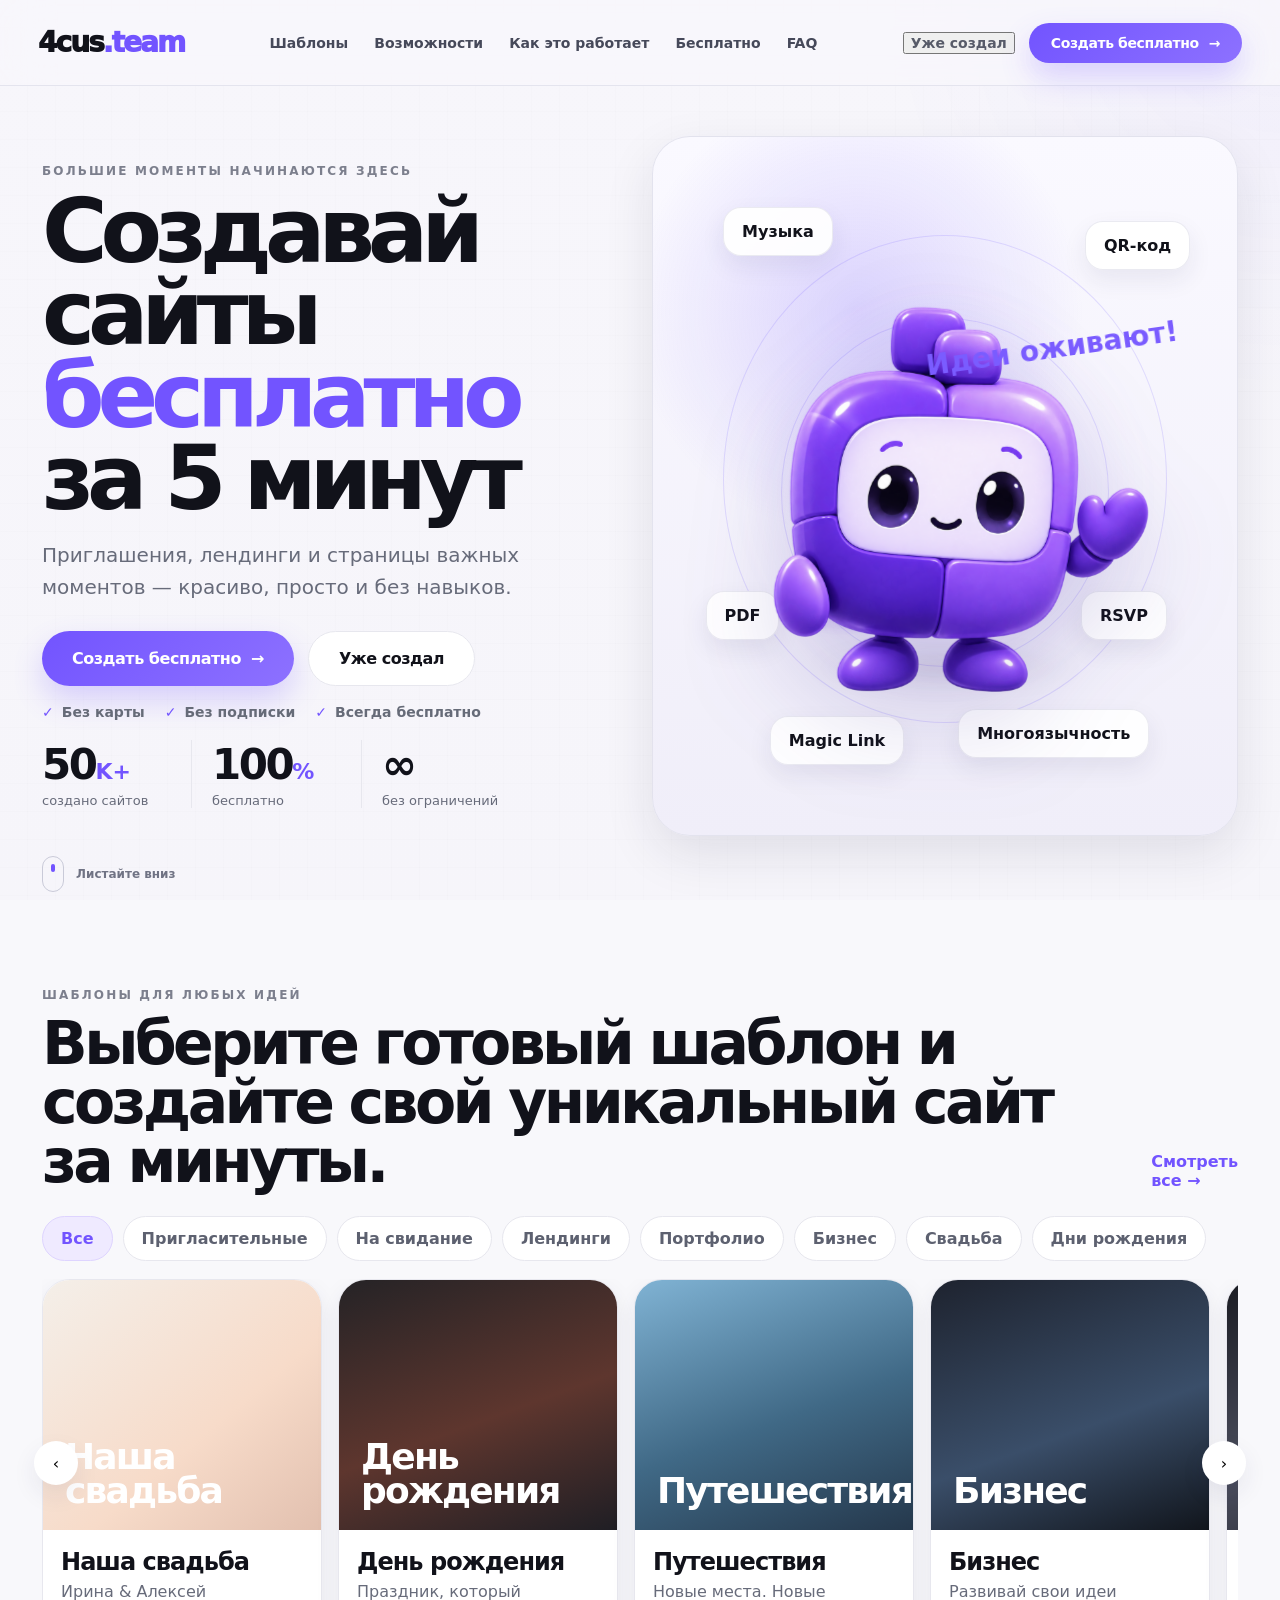
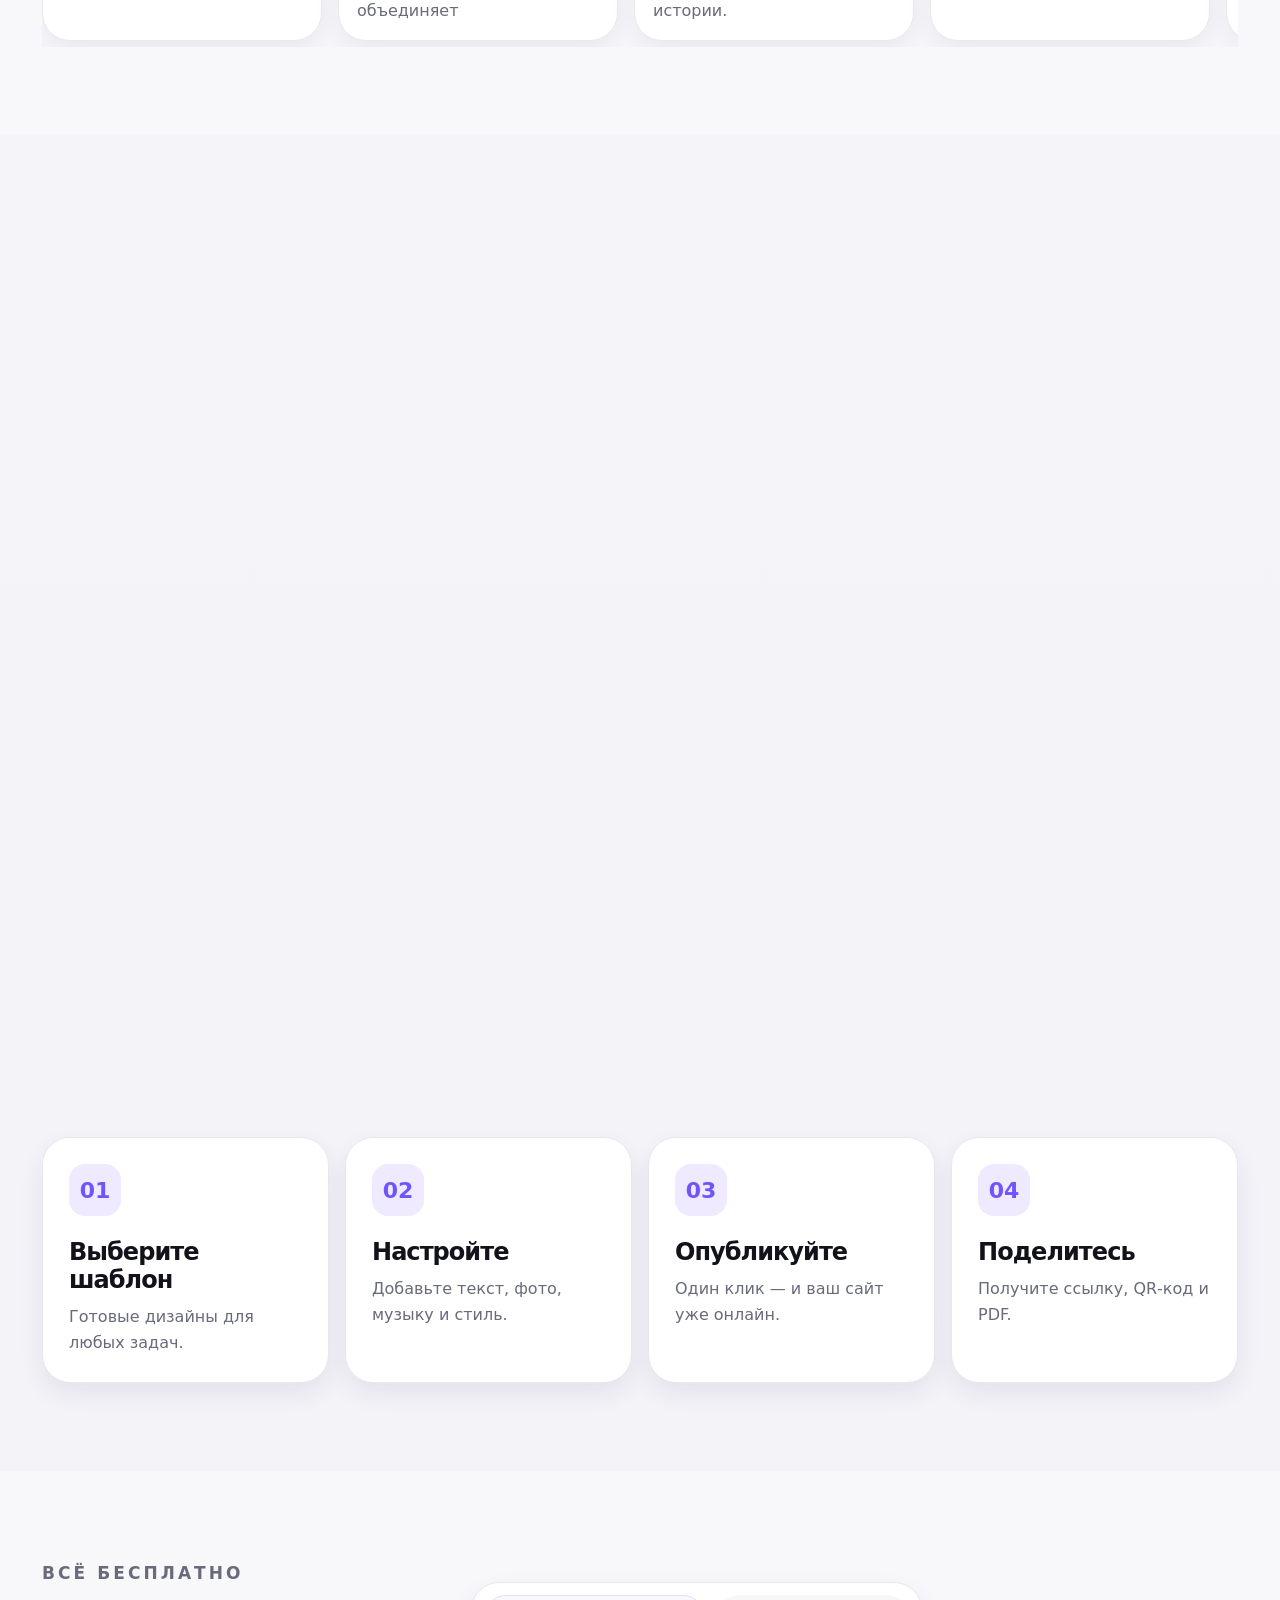
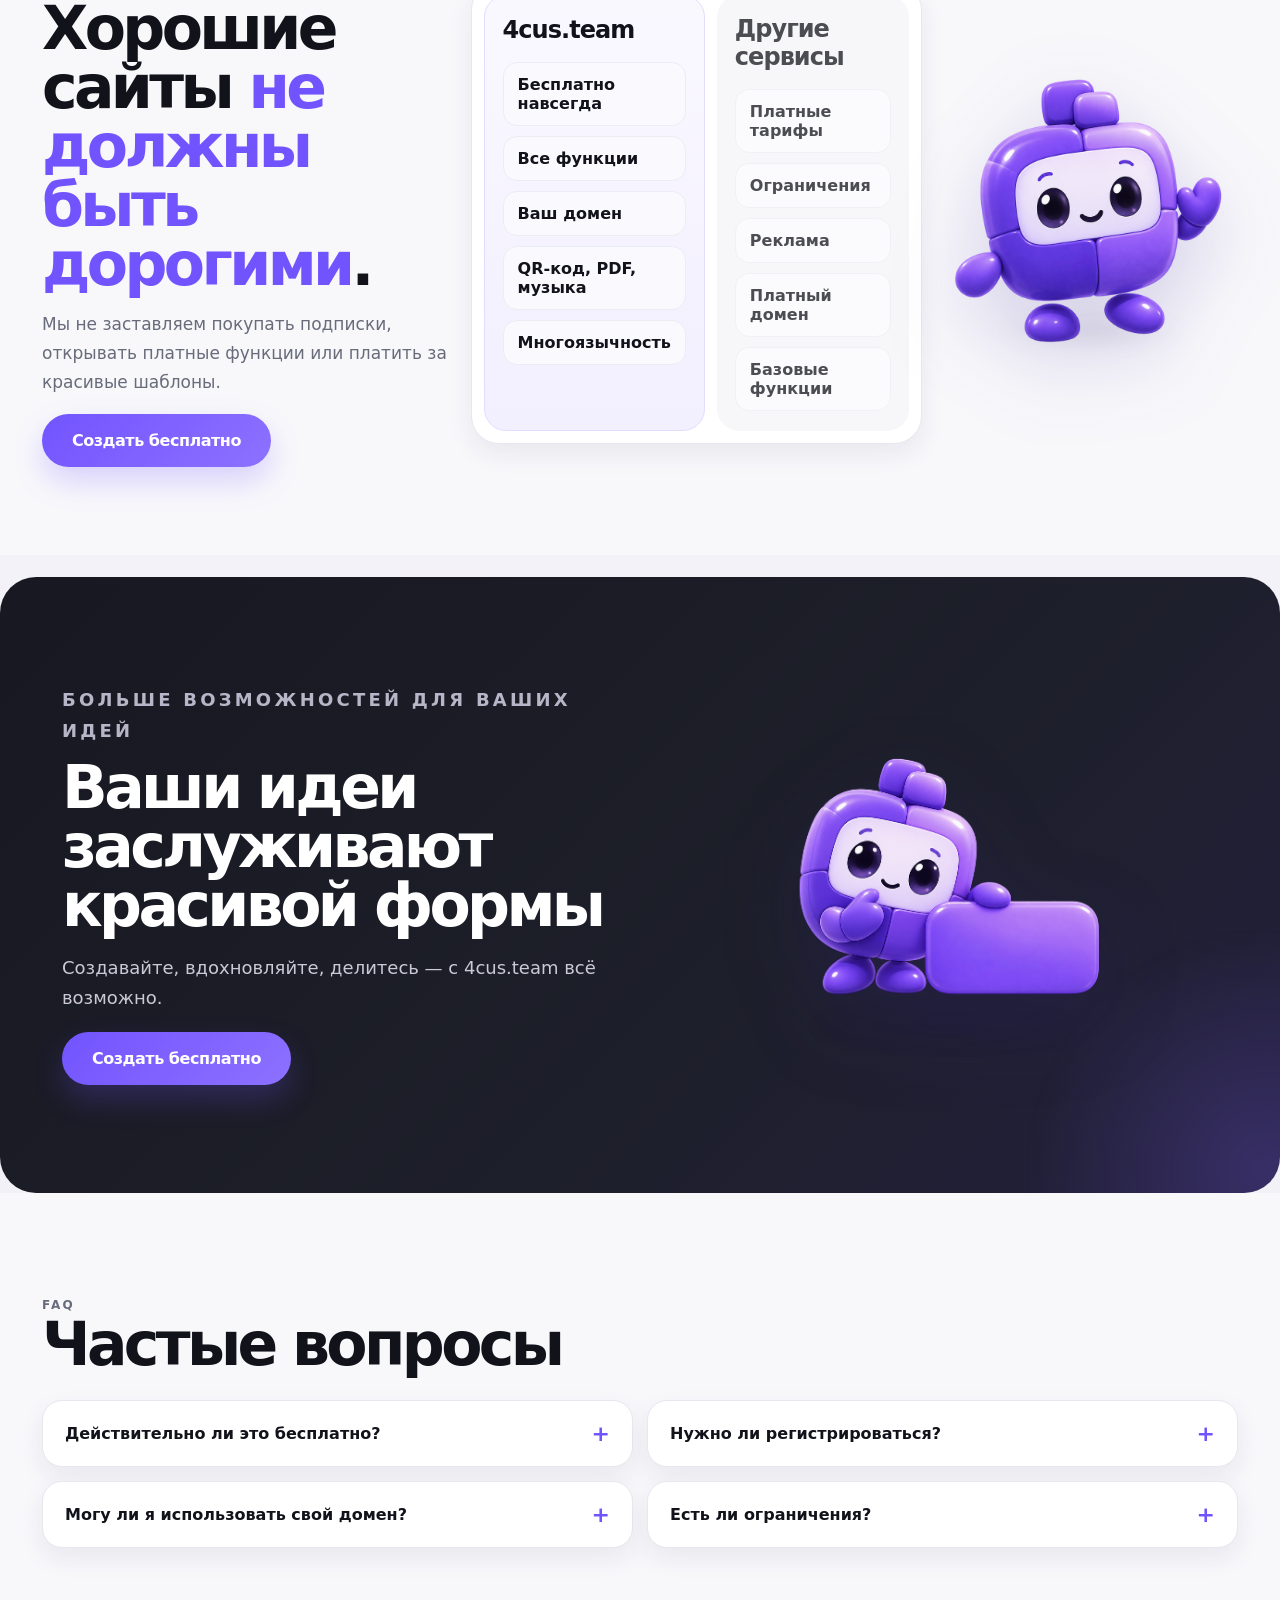
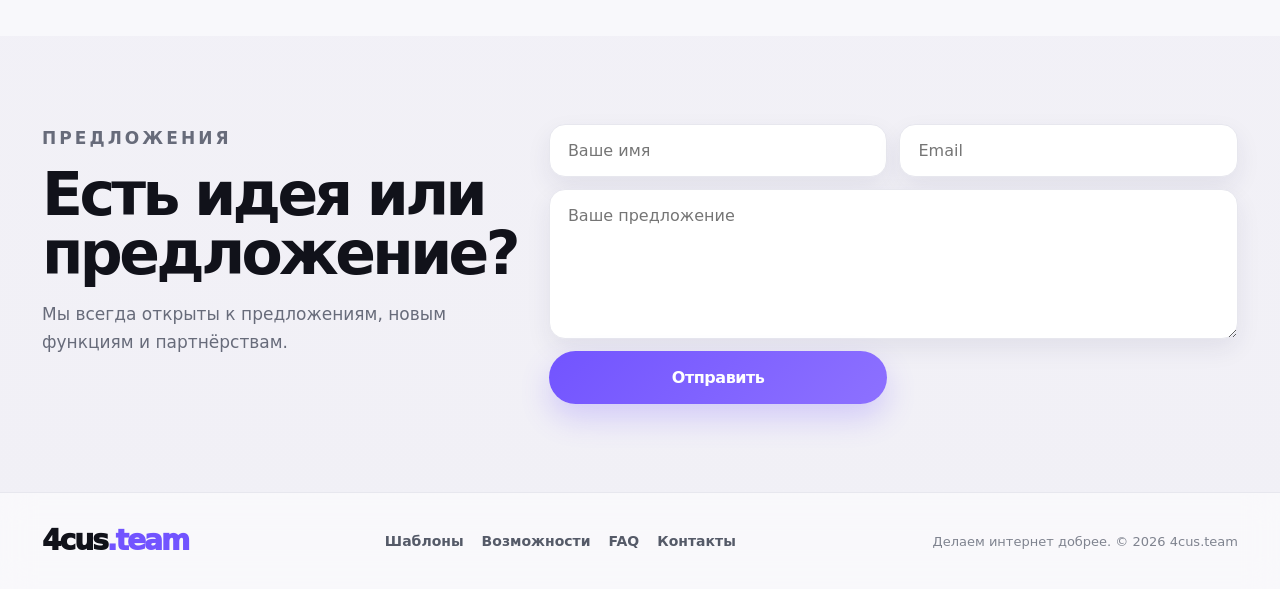
<file: index.html>
<!doctype html>
<html lang="ru">
<head>
  <meta charset="utf-8" />
  <meta name="viewport" content="width=device-width,initial-scale=1,viewport-fit=cover" />
  <meta name="theme-color" content="#f4f3f8" />
  <meta name="description" content="4cus.team — бесплатный конструктор красивых сайтов, приглашений и лендингов." />
  <link rel="manifest" href="manifest.webmanifest" />
  <link rel="icon" href="assets/icon-192.png" />
  <link rel="stylesheet" href="styles.css" />
  <title>4cus.team — Создавай сайты бесплатно</title>
</head>
<body data-page="home">
  <div class="bg-grid" aria-hidden="true"></div>

  <header class="topbar" id="top">
    <a class="brand" href="#top" aria-label="4cus.team">4cus<span>.team</span></a>
    <nav class="desktop-nav" aria-label="Основная навигация">
      <a href="#templates">Шаблоны</a>
      <a href="#features">Возможности</a>
      <a href="#how">Как это работает</a>
      <a href="#free">Бесплатно</a>
      <a href="#faq">FAQ</a>
    </nav>
    <div class="top-actions">
      <button class="login-link" id="alreadyTopBtn" type="button">Уже создал</button>
      <a class="btn btn-primary btn-small" href="#templates" data-scroll>Создать бесплатно <span>→</span></a>
      <button class="menu-btn" type="button" aria-expanded="false" aria-controls="mobileMenu" aria-label="Открыть меню">
        <span></span><span></span><span></span>
      </button>
    </div>
  </header>

  <aside class="mobile-menu" id="mobileMenu" aria-hidden="true">
    <div class="mobile-menu__head">
      <span class="brand small">4cus<span>.team</span></span>
      <button class="mobile-close" type="button" aria-label="Закрыть меню">×</button>
    </div>
    <nav class="mobile-nav">
      <a href="#templates">Шаблоны</a>
      <a href="#features">Возможности</a>
      <a href="#how">Как это работает</a>
      <a href="#free">Бесплатно</a>
      <a href="#faq">FAQ</a>
      <a href="#contact">Предложения</a>
    </nav>
    <a class="btn btn-primary wide" href="#templates" data-scroll>Создать бесплатно</a>
  </aside>
  <div class="menu-backdrop" hidden></div>

  <main>
    <section class="hero shell" aria-labelledby="hero-title">
      <div class="hero-copy reveal from-left">
        <p class="eyebrow">БОЛЬШИЕ МОМЕНТЫ НАЧИНАЮТСЯ ЗДЕСЬ</p>
        <h1 id="hero-title">Создавай сайты <span>бесплатно</span><br>за 5 минут</h1>
        <p class="hero-text">Приглашения, лендинги и страницы важных моментов — красиво, просто и без навыков.</p>
        <div class="hero-actions">
          <a class="btn btn-primary" href="#templates" data-scroll>Создать бесплатно <span>→</span></a>
          <button class="btn btn-soft" id="alreadyBtn" type="button">Уже создал</button>
        </div>
        <div class="hero-points">
          <span>Без карты</span>
          <span>Без подписки</span>
          <span>Всегда бесплатно</span>
        </div>
        <div class="counters hero-counters">
          <article class="counter reveal from-bottom"><b data-count="50">0</b><span>K+</span><p>создано сайтов</p></article>
          <article class="counter reveal from-bottom delay-1"><b data-count="100">0</b><span>%</span><p>бесплатно</p></article>
          <article class="counter reveal from-bottom delay-2"><b>∞</b><span></span><p>без ограничений</p></article>
        </div>
      </div>

      <div class="hero-stage reveal from-right" aria-label="Фоки — фирменный помощник 4cus.team">
        <div class="halo"></div>
        <div class="orbit orbit-a"></div>
        <div class="orbit orbit-b"></div>
        <div class="floating-card music">Музыка</div>
        <div class="floating-card qr">QR‑код</div>
        <div class="floating-card pdf">PDF</div>
        <div class="floating-card rsvp">RSVP</div>
        <div class="floating-card link">Magic Link</div>
        <div class="floating-card lang">Многоязычность</div>
        <div class="foki-stack hero-foki foki-live">
          <img src="assets/foki-hero.png" alt="Фоки" class="is-active" loading="eager" decoding="async" />
        </div>
        <div class="hero-note">Идеи оживают!</div>
      </div>

      <a class="scroll-cue" href="#templates" data-scroll>
        <span></span>
        Листайте вниз
      </a>
    </section>

    <section class="templates section section-light" id="templates">
      <div class="section-head reveal from-left">
        <div>
          <p class="eyebrow">ШАБЛОНЫ ДЛЯ ЛЮБЫХ ИДЕЙ</p>
          <h2>Выберите готовый шаблон и создайте свой уникальный сайт за минуты.</h2>
        </div>
        <a class="text-link" href="templates.html?category=all">Смотреть все <span>→</span></a>
      </div>

      <div class="chip-row reveal from-left" id="homeFilters"></div>
      <div class="template-carousel-wrap reveal from-right">
        <button class="carousel-arrow left" type="button" id="carouselPrev" aria-label="Назад">‹</button>
        <div class="template-carousel" id="homeTemplateList"></div>
        <button class="carousel-arrow right" type="button" id="carouselNext" aria-label="Вперёд">›</button>
      </div>
    </section>

    <section class="foki-about section section-contrast" id="features">
      <div class="foki-card reveal from-left">
        <div class="foki-card__visual">
          <div class="foki-stack card-foki foki-live">
            <img src="assets/foki-present.webp" alt="Фоки показывает возможности" class="is-active" loading="lazy" decoding="async" />
          </div>
        </div>
        <div class="foki-card__copy">
          <p class="eyebrow light">ПОЗНАКОМЬТЕСЬ С ФОКИ</p>
          <h2>Привет, я <span>Фоки!</span></h2>
          <p>Я помогаю вам бесплатно создавать индивидуальные сайты: приглашения, лендинги, портфолио и многое другое. Я — про простоту, красоту и большие возможности для каждого.</p>
          <ul class="bullet-list">
            <li>Дружелюбный</li>
            <li>Всегда рядом</li>
            <li>Люблю хорошие идеи</li>
          </ul>
        </div>
      </div>

      <div class="benefit-grid reveal from-right">
        <article><span>⚡</span><h3>Бесплатно навсегда</h3><p>Никаких скрытых платежей и лимитов.</p></article>
        <article><span>✦</span><h3>Просто и понятно</h3><p>Создайте сайт за 5 минут даже с телефона.</p></article>
        <article><span>✎</span><h3>Красивые шаблоны</h3><p>Премиальный дизайн без лишней сложности.</p></article>
        <article><span>◎</span><h3>Для любых идей</h3><p>От свидания и свадьбы до бизнеса.</p></article>
      </div>
    </section>

    <section class="how section" id="how">
      <div class="section-head reveal from-left">
        <div>
          <p class="eyebrow">КАК ЭТО РАБОТАЕТ</p>
          <h2>Четыре простых шага — и ваш сайт уже в интернете</h2>
        </div>
      </div>
      <div class="steps">
        <article class="reveal from-left"><b>01</b><h3>Выберите шаблон</h3><p>Готовые дизайны для любых задач.</p></article>
        <article class="reveal from-right"><b>02</b><h3>Настройте</h3><p>Добавьте текст, фото, музыку и стиль.</p></article>
        <article class="reveal from-left"><b>03</b><h3>Опубликуйте</h3><p>Один клик — и ваш сайт уже онлайн.</p></article>
        <article class="reveal from-right"><b>04</b><h3>Поделитесь</h3><p>Получите ссылку, QR‑код и PDF.</p></article>
      </div>
    </section>

    <section class="free section section-light" id="free">
      <div class="free-copy reveal from-left">
        <p class="eyebrow">ВСЁ БЕСПЛАТНО</p>
        <h2>Хорошие сайты <span>не должны быть дорогими</span>.</h2>
        <p>Мы не заставляем покупать подписки, открывать платные функции или платить за красивые шаблоны.</p>
        <a class="btn btn-primary" href="#templates" data-scroll>Создать бесплатно</a>
      </div>
      <div class="free-compare reveal from-bottom">
        <div class="compare-panel current">
          <h3>4cus.team</h3>
          <ul>
            <li>Бесплатно навсегда</li>
            <li>Все функции</li>
            <li>Ваш домен</li>
            <li>QR‑код, PDF, музыка</li>
            <li>Многоязычность</li>
          </ul>
        </div>
        <div class="compare-panel muted-panel">
          <h3>Другие сервисы</h3>
          <ul>
            <li>Платные тарифы</li>
            <li>Ограничения</li>
            <li>Реклама</li>
            <li>Платный домен</li>
            <li>Базовые функции</li>
          </ul>
        </div>
      </div>
      <div class="free-foki reveal from-right">
        <div class="foki-stack small-foki foki-live">
          <img src="assets/foki-wave.webp" alt="Фоки радуется" class="is-active" loading="lazy" decoding="async" />
        </div>
      </div>
    </section>

    <section class="big-ideas section section-dark">
      <div class="big-ideas__copy reveal from-left">
        <p class="eyebrow light">БОЛЬШЕ ВОЗМОЖНОСТЕЙ ДЛЯ ВАШИХ ИДЕЙ</p>
        <h2>Ваши идеи заслуживают красивой формы</h2>
        <p>Создавайте, вдохновляйте, делитесь — с 4cus.team всё возможно.</p>
        <a class="btn btn-primary" href="#templates" data-scroll>Создать бесплатно</a>
      </div>
      <div class="big-ideas__visual reveal from-right">
        <div class="foki-stack big-ideas-foki foki-live">
          <img src="assets/foki-panel.webp" alt="Фоки показывает идеи" class="is-active" loading="lazy" decoding="async" />
        </div>
      </div>
    </section>

    <section class="faq section section-light" id="faq">
      <div class="section-head reveal from-left">
        <div>
          <p class="eyebrow">FAQ</p>
          <h2>Частые вопросы</h2>
        </div>
      </div>
      <div class="faq-list">
        <details class="reveal from-left"><summary>Действительно ли это бесплатно?</summary><p>Да. Сайт, шаблоны и основные функции доступны бесплатно.</p></details>
        <details class="reveal from-right"><summary>Нужно ли регистрироваться?</summary><p>Нет. После публикации вы получаете magic‑link на email.</p></details>
        <details class="reveal from-left"><summary>Могу ли я использовать свой домен?</summary><p>В концепции проекта это поддерживается. В демо-версии показан интерфейс будущей логики.</p></details>
        <details class="reveal from-right"><summary>Есть ли ограничения?</summary><p>Для приглашений планируется срок жизни 60 дней, для лендингов — без такого ограничения.</p></details>
      </div>
    </section>

    <section class="contact section" id="contact">
      <div class="contact-copy reveal from-left">
        <p class="eyebrow">ПРЕДЛОЖЕНИЯ</p>
        <h2>Есть идея или предложение?</h2>
        <p>Мы всегда открыты к предложениям, новым функциям и партнёрствам.</p>
      </div>
      <form class="contact-form reveal from-right" id="contactForm">
        <input type="text" placeholder="Ваше имя" aria-label="Ваше имя" />
        <input type="email" placeholder="Email" aria-label="Email" />
        <textarea placeholder="Ваше предложение" aria-label="Ваше предложение"></textarea>
        <button class="btn btn-primary" type="submit">Отправить</button>
      </form>
    </section>
  </main>

  <footer class="footer">
    <a class="brand" href="#top">4cus<span>.team</span></a>
    <nav>
      <a href="#templates">Шаблоны</a>
      <a href="#features">Возможности</a>
      <a href="#faq">FAQ</a>
      <a href="#contact">Контакты</a>
    </nav>
    <p>Делаем интернет добрее. © 2026 4cus.team</p>
  </footer>

  <dialog class="library-modal" id="libraryModal">
    <button class="modal-close" type="button" aria-label="Закрыть">×</button>
    <p class="eyebrow">MAGIC LINK</p>
    <h2>Открыть библиотеку</h2>
    <p>Введите email, который вы использовали при публикации. Мы отправим ссылку на библиотеку ваших проектов.</p>
    <form id="magicForm">
      <input type="email" placeholder="Ваш email" required />
      <button class="btn btn-primary" type="submit">Получить ссылку</button>
    </form>
    <div class="modal-status" aria-live="polite"></div>
  </dialog>

  <script src="data.js"></script>
  <script src="app.js"></script>
</body>
</html>
</file>
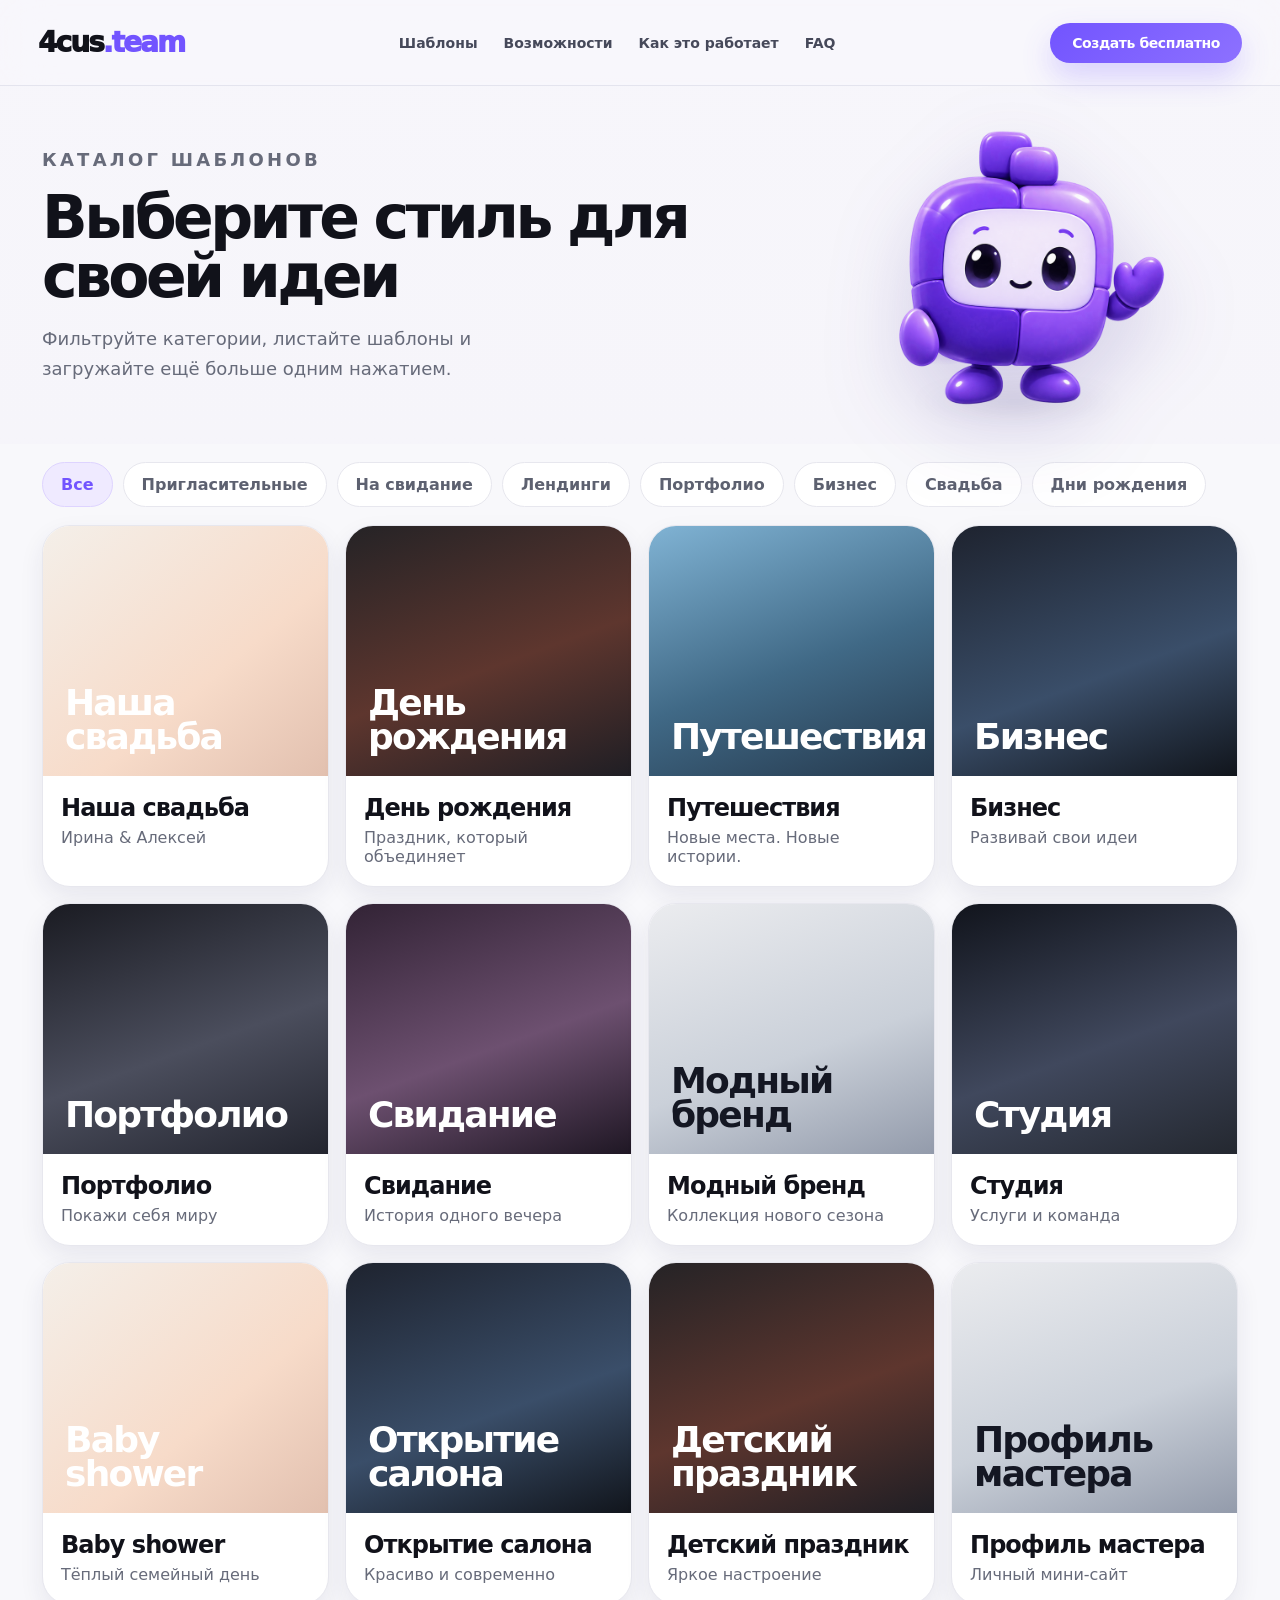
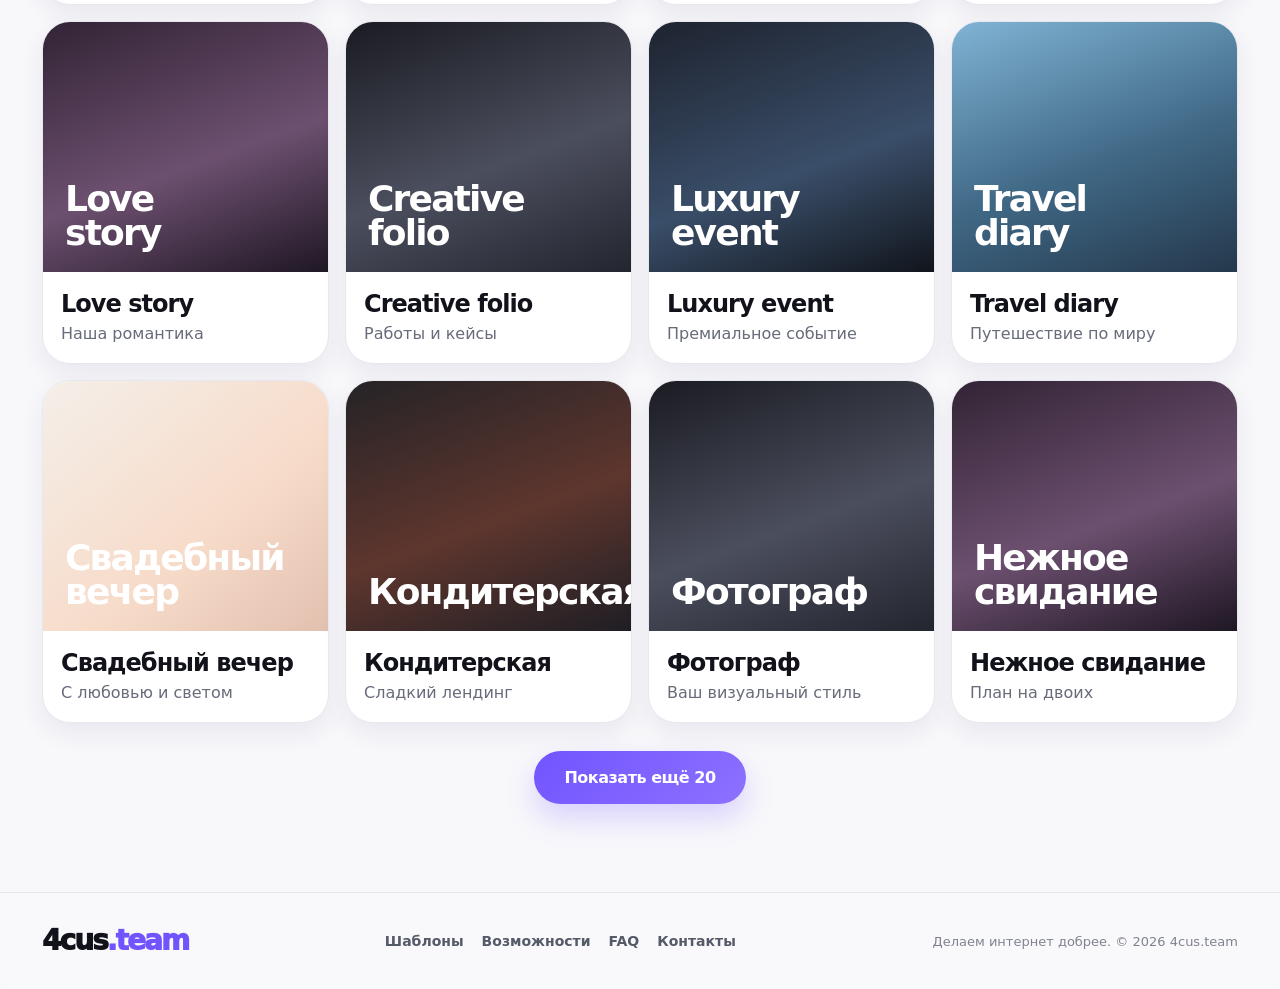
<file: templates.html>
<!doctype html>
<html lang="ru">
<head>
  <meta charset="utf-8" />
  <meta name="viewport" content="width=device-width,initial-scale=1,viewport-fit=cover" />
  <meta name="theme-color" content="#f4f3f8" />
  <meta name="description" content="Каталог шаблонов 4cus.team" />
  <link rel="manifest" href="manifest.webmanifest" />
  <link rel="icon" href="assets/icon-192.png" />
  <link rel="stylesheet" href="styles.css" />
  <title>Шаблоны — 4cus.team</title>
</head>
<body data-page="catalog">
  <header class="topbar" id="top">
    <a class="brand" href="index.html">4cus<span>.team</span></a>
    <nav class="desktop-nav" aria-label="Основная навигация">
      <a href="index.html#templates">Шаблоны</a>
      <a href="index.html#features">Возможности</a>
      <a href="index.html#how">Как это работает</a>
      <a href="index.html#faq">FAQ</a>
    </nav>
    <div class="top-actions">
      <a class="btn btn-primary btn-small" href="index.html#templates">Создать бесплатно</a>
      <button class="menu-btn" type="button" aria-expanded="false" aria-controls="mobileMenu" aria-label="Открыть меню">
        <span></span><span></span><span></span>
      </button>
    </div>
  </header>

  <aside class="mobile-menu" id="mobileMenu" aria-hidden="true">
    <div class="mobile-menu__head">
      <span class="brand small">4cus<span>.team</span></span>
      <button class="mobile-close" type="button" aria-label="Закрыть меню">×</button>
    </div>
    <nav class="mobile-nav">
      <a href="index.html#templates">Шаблоны</a>
      <a href="index.html#features">Возможности</a>
      <a href="index.html#how">Как это работает</a>
      <a href="index.html#faq">FAQ</a>
    </nav>
  </aside>
  <div class="menu-backdrop" hidden></div>

  <main>
    <section class="catalog-hero shell compact">
      <div class="catalog-intro reveal from-left">
        <p class="eyebrow">КАТАЛОГ ШАБЛОНОВ</p>
        <h1>Выберите стиль для своей идеи</h1>
        <p>Фильтруйте категории, листайте шаблоны и загружайте ещё больше одним нажатием.</p>
      </div>
      <div class="catalog-foki reveal from-right">
        <div class="foki-stack small-foki foki-live">
          <img src="assets/foki-hero.webp" alt="Фоки" class="is-active" loading="eager" decoding="async" />
        </div>
      </div>
    </section>

    <section class="section section-light catalog-section">
      <div class="chip-row reveal from-left" id="catalogFilters"></div>
      <div class="catalog-grid" id="catalogList"></div>
      <div class="catalog-more reveal from-bottom">
        <button class="btn btn-primary" id="loadMoreBtn" type="button">Показать ещё 20</button>
      </div>
    </section>
  </main>

  <footer class="footer">
    <a class="brand" href="index.html">4cus<span>.team</span></a>
    <nav>
      <a href="index.html#templates">Шаблоны</a>
      <a href="index.html#features">Возможности</a>
      <a href="index.html#faq">FAQ</a>
      <a href="index.html#contact">Контакты</a>
    </nav>
    <p>Делаем интернет добрее. © 2026 4cus.team</p>
  </footer>

  <script src="data.js"></script>
  <script src="app.js"></script>
</body>
</html>
</file>
<file: styles.css>
:root{
  --bg:#f4f3f8;
  --surface:#ffffff;
  --surface-soft:#f8f8fb;
  --surface-dark:#16161f;
  --text:#11121a;
  --muted:#676b7a;
  --line:#e7e7ee;
  --purple:#7254ff;
  --purple-deep:#5f38ff;
  --purple-soft:#efeaff;
  --shadow:0 18px 50px rgba(31,31,56,.10);
  --shadow-soft:0 10px 24px rgba(42,39,83,.08);
  --radius:28px;
}
*{box-sizing:border-box}
html{scroll-behavior:smooth}
body{
  margin:0;
  color:var(--text);
  background:linear-gradient(180deg,#f7f6fb 0%,#f1f0f6 100%);
  font-family:Inter, ui-sans-serif, system-ui, -apple-system, BlinkMacSystemFont, "Segoe UI", sans-serif;
  -webkit-font-smoothing:antialiased;
  text-rendering:optimizeLegibility;
}
a{text-decoration:none;color:inherit}
img{display:block;max-width:100%}
button,input,textarea{font:inherit}
button{cursor:pointer}
.bg-grid{position:fixed;inset:0;pointer-events:none;background:radial-gradient(circle at top right, rgba(114,84,255,.09), transparent 26%),linear-gradient(transparent 95%, rgba(10,10,10,.02) 96%),linear-gradient(90deg, transparent 95%, rgba(10,10,10,.02) 96%);background-size:auto, 100% 28px, 28px 100%;opacity:.5}

.brand{font-weight:950;letter-spacing:-.07em;font-size:28px;line-height:1}
.brand span{color:var(--purple)}
.brand.small{font-size:24px}

.topbar{
  position:sticky;top:0;z-index:50;
  display:grid;grid-template-columns:auto 1fr auto;align-items:center;gap:32px;
  height:86px;padding:0 clamp(18px,3vw,38px);
  background:rgba(248,247,252,.82);backdrop-filter:blur(24px);
  border-bottom:1px solid rgba(220,220,232,.7)
}
.desktop-nav{display:flex;justify-content:center;gap:26px;font-size:14px;font-weight:700;color:#46495a}
.desktop-nav a:hover,.footer nav a:hover,.mobile-nav a:hover{color:var(--purple)}
.top-actions{display:flex;align-items:center;gap:14px}
.login-link{font-size:14px;font-weight:800;color:#575b69}
.btn{display:inline-flex;align-items:center;justify-content:center;gap:10px;border:0;border-radius:999px;padding:17px 30px;font-weight:900;letter-spacing:-.03em;transition:transform .25s ease, box-shadow .25s ease, background .25s ease}
.btn:hover{transform:translateY(-2px);box-shadow:0 12px 24px rgba(80,61,180,.16)}
.btn-primary{background:linear-gradient(135deg, var(--purple) 0%, #8d71ff 100%);color:#fff;box-shadow:0 14px 30px rgba(114,84,255,.24)}
.btn-soft{background:#fff;border:1px solid var(--line);color:var(--text)}
.btn-small{padding:12px 22px;font-size:14px}
.btn.wide{width:100%}
.menu-btn{display:none;border:1px solid var(--line);border-radius:14px;background:#fff;width:52px;height:52px;position:relative;padding:0}
.menu-btn span{position:absolute;left:14px;right:14px;height:2px;background:#2f3140;border-radius:99px;transition:.25s}
.menu-btn span:nth-child(1){top:17px}.menu-btn span:nth-child(2){top:24px}.menu-btn span:nth-child(3){top:31px}

.mobile-menu{position:fixed;top:0;right:-100%;width:min(92vw,380px);height:100svh;background:rgba(255,255,255,.95);backdrop-filter:blur(22px);box-shadow:-30px 0 60px rgba(10,12,18,.12);padding:22px;z-index:80;display:grid;grid-template-rows:auto 1fr auto;transition:right .28s ease}
.mobile-menu.open{right:0}.mobile-menu__head{display:flex;align-items:center;justify-content:space-between;padding-bottom:14px;border-bottom:1px solid var(--line)}
.mobile-close{border:0;background:transparent;font-size:34px;line-height:1}
.mobile-nav{display:grid;gap:8px;padding:20px 0}.mobile-nav a{padding:14px 0;border-bottom:1px solid rgba(232,232,238,.85);font-weight:800}
.menu-backdrop{position:fixed;inset:0;background:rgba(16,18,24,.38);z-index:70;opacity:0;transition:opacity .22s}.menu-backdrop.show{opacity:1}

.shell{max-width:1440px;margin:0 auto;padding:0 clamp(18px,4vw,42px)}
.section{padding:88px clamp(18px,4vw,42px);max-width:1440px;margin:0 auto}
.section-light{background:var(--surface-soft)}
.section-dark{background:linear-gradient(135deg,#171821,#1d1f2a 60%, #24203e 100%);color:#fff;border-radius:36px;margin-top:22px;overflow:hidden}
.section-contrast{display:grid;grid-template-columns:1.1fr .9fr;gap:26px;max-width:1440px;margin:0 auto;padding:0 clamp(18px,4vw,42px) 88px}
.section-head{display:flex;justify-content:space-between;align-items:end;gap:20px;margin-bottom:26px}
.eyebrow{font-size:12px;letter-spacing:.18em;color:#7c7f8d;font-weight:900;margin:0 0 12px}.eyebrow.light{color:#b6b6c8}
.section-head h2,.contact h2,.free-copy h2,.big-ideas h2,.catalog-intro h1{font-size:clamp(34px,4.7vw,60px);letter-spacing:-.06em;line-height:.98;margin:0}
.section-head .text-link{font-weight:900;color:var(--purple)}

.hero{min-height:calc(100svh - 86px);display:grid;grid-template-columns:1fr 1fr;align-items:center;gap:24px;padding-top:26px;padding-bottom:40px;position:relative}
.hero-copy h1{font-size:clamp(52px,7vw,96px);line-height:.92;letter-spacing:-.08em;margin:0 0 18px;max-width:760px}
.hero-copy h1 span{color:var(--purple)}
.hero-text{font-size:20px;line-height:1.6;color:var(--muted);max-width:640px;margin-bottom:28px}
.hero-actions{display:flex;gap:14px;flex-wrap:wrap}
.hero-points{display:flex;gap:20px;flex-wrap:wrap;margin:18px 0 20px;color:#666b78;font-weight:700;font-size:14px}
.hero-points span::before{content:'✓';color:var(--purple);font-weight:900;margin-right:8px}
.hero-counters{display:flex;gap:20px;flex-wrap:wrap}
.counter{min-width:150px;padding-right:20px;border-right:1px solid var(--line)}
.counter:last-child{border-right:0}.counter b{font-size:42px;letter-spacing:-.06em}.counter span{font-size:22px;font-weight:900;color:var(--purple)}.counter p{margin:4px 0 0;color:var(--muted);font-size:13px}

.hero-stage{position:relative;min-height:700px;border-radius:38px;background:radial-gradient(circle at 35% 25%, rgba(114,84,255,.22), transparent 35%),linear-gradient(180deg,#faf9ff,#f0eef9);overflow:hidden;box-shadow:var(--shadow);border:1px solid rgba(226,226,237,.9)}
.halo{position:absolute;inset:16% 10% 14%;border-radius:50%;background:radial-gradient(circle, rgba(146,114,255,.15), transparent 60%);filter:blur(14px)}
.orbit{position:absolute;border:1px solid rgba(119,93,255,.18);border-radius:50%;animation:spin 22s linear infinite}
.orbit-a{inset:14% 12% 16%}
.orbit-b{inset:26% 22% 24%;animation-duration:18s;animation-direction:reverse}
.hero-stage .foki-stack{position:absolute;left:50%;top:52%;width:min(72%,560px);transform:translate(calc(-50% + var(--x,0px)), calc(-50% + var(--y,0px)));filter:drop-shadow(0 36px 48px rgba(53,33,146,.18))}
.foki-stack{position:relative}
.foki-stack img{position:absolute;inset:0;opacity:0;transform:translateY(0);transition:opacity .4s ease}
.foki-stack img.is-active{opacity:1}
.foki-stack::before{content:'';display:block;padding-bottom:100%}
.hero-foki::after,.card-foki::after,.small-foki::after,.big-ideas-foki::after{content:'';position:absolute;left:17%;right:17%;bottom:5%;height:10%;background:radial-gradient(ellipse, rgba(23,18,61,.12), transparent 70%);filter:blur(10px)}
.hero-note{position:absolute;right:10%;top:28%;font-weight:900;font-size:28px;color:#7a5cff;transform:rotate(-8deg)}
.floating-card{position:absolute;background:rgba(255,255,255,.92);backdrop-filter:blur(10px);border:1px solid rgba(231,231,239,.85);border-radius:18px;padding:14px 18px;font-weight:800;box-shadow:var(--shadow-soft);animation:floating 6s ease-in-out infinite}
.music{top:10%;left:12%}.qr{top:12%;right:8%;animation-delay:-1.6s}.pdf{left:9%;bottom:28%;animation-delay:-.8s}.rsvp{right:12%;bottom:28%;animation-delay:-2.2s}.link{left:20%;bottom:10%;animation-delay:-1.4s}.lang{right:15%;bottom:11%;animation-delay:-2.6s}
.scroll-cue{position:absolute;left:42px;bottom:8px;font-size:12px;font-weight:900;color:#707384;display:inline-flex;align-items:center;gap:12px}
.scroll-cue span{position:relative;display:block;width:22px;height:36px;border:1px solid #c9cad8;border-radius:18px}.scroll-cue span::after{content:'';position:absolute;left:50%;top:7px;width:4px;height:8px;background:var(--purple);border-radius:99px;transform:translateX(-50%);animation:scrollDot 1.5s infinite}

.chip-row{display:flex;gap:10px;flex-wrap:wrap;margin-bottom:18px}
.chip{border:1px solid var(--line);background:#fff;border-radius:999px;padding:12px 18px;font-weight:800;color:#5d6170;display:inline-flex}
.chip.active,.chip:hover{background:var(--purple-soft);color:var(--purple);border-color:#ded4ff}
.template-carousel-wrap{position:relative}
.template-carousel{display:grid;grid-auto-flow:column;grid-auto-columns:minmax(280px, 1fr);gap:16px;overflow:auto;scrollbar-width:none;padding-bottom:6px}.template-carousel::-webkit-scrollbar{display:none}
.carousel-arrow{position:absolute;top:50%;transform:translateY(-50%);border:0;background:#fff;box-shadow:var(--shadow-soft);width:44px;height:44px;border-radius:50%;z-index:2}.carousel-arrow.left{left:-8px}.carousel-arrow.right{right:-8px}
.template-card{background:#fff;border:1px solid var(--line);border-radius:28px;overflow:hidden;min-width:0;box-shadow:var(--shadow-soft);transition:transform .25s ease, box-shadow .25s ease}.template-card:hover{transform:translateY(-4px);box-shadow:var(--shadow)}
.tpl-art{height:250px;display:grid;place-items:end start;padding:22px;color:#fff;font-size:36px;font-weight:900;letter-spacing:-.05em;line-height:.95}
.tpl-art span{max-width:80%}
.tpl-art.wedding{background:linear-gradient(140deg,#f4efe9,#f7dbc9 60%,#e2c0af)}
.tpl-art.birthday{background:linear-gradient(160deg,#252326,#5e362e 55%,#1f1e24)}
.tpl-art.travel{background:linear-gradient(160deg,#80b3d4,#406986 55%,#25384c)}
.tpl-art.business{background:linear-gradient(160deg,#1e232f,#3a4e69 58%,#11151c)}
.tpl-art.portrait{background:linear-gradient(160deg,#1a1b22,#4b4e5d 56%,#23252f)}
.tpl-art.date{background:linear-gradient(160deg,#322335,#6d5070 56%,#1f1724)}
.tpl-art.minimal{background:linear-gradient(160deg,#ebecef,#cad0d9 58%,#939bab);color:#141723}
.tpl-art.studio{background:linear-gradient(160deg,#11141c,#40485d 56%,#242830)}
.template-body{padding:18px 18px 20px}.template-body h3{margin:0 0 6px;font-size:24px;letter-spacing:-.04em}.template-body p{margin:0;color:var(--muted)}

.foki-about{margin-top:22px}
.foki-card{background:linear-gradient(135deg,#171821,#1f2230 66%, #35275d 100%);color:#fff;border-radius:34px;display:grid;grid-template-columns:.92fr 1.08fr;align-items:center;overflow:hidden;min-height:480px}
.foki-card__visual{position:relative;padding:36px;min-height:100%;display:grid;align-items:end}
.card-foki{width:min(390px,100%);margin:0 auto;filter:drop-shadow(0 20px 34px rgba(0,0,0,.24))}
.foki-card__copy{padding:54px 40px 54px 0}.foki-card__copy h2{font-size:clamp(40px,4vw,66px);letter-spacing:-.06em;line-height:.96;margin:0 0 18px}.foki-card__copy h2 span{color:#8d71ff}.foki-card__copy p{color:#d1cfda;line-height:1.7;font-size:17px}
.bullet-list{display:flex;flex-wrap:wrap;gap:10px;padding:0;margin:24px 0 0;list-style:none}.bullet-list li{background:rgba(255,255,255,.08);border:1px solid rgba(255,255,255,.12);border-radius:999px;padding:10px 14px;font-weight:800}
.benefit-grid{display:grid;grid-template-columns:repeat(2,1fr);gap:16px}
.benefit-grid article{background:#fff;border-radius:28px;border:1px solid var(--line);padding:28px;box-shadow:var(--shadow-soft)}
.benefit-grid span{display:grid;place-items:center;width:46px;height:46px;border-radius:14px;background:var(--purple-soft);color:var(--purple);font-size:22px;font-weight:900}.benefit-grid h3{font-size:22px;margin:18px 0 8px;letter-spacing:-.04em}.benefit-grid p{margin:0;color:var(--muted);line-height:1.6}

.steps{display:grid;grid-template-columns:repeat(4,1fr);gap:16px}
.steps article{background:#fff;border:1px solid var(--line);border-radius:28px;padding:26px;box-shadow:var(--shadow-soft)}
.steps b{display:inline-flex;align-items:center;justify-content:center;width:52px;height:52px;border-radius:16px;background:var(--purple-soft);color:var(--purple);font-size:22px;font-weight:900}.steps h3{font-size:24px;letter-spacing:-.04em;margin:22px 0 10px}.steps p{margin:0;color:var(--muted);line-height:1.6}

.free{display:grid;grid-template-columns:.9fr 1fr .65fr;gap:22px;align-items:center}
.free-copy h2 span{color:var(--purple)}.free-copy p{color:var(--muted);line-height:1.7;font-size:17px;max-width:560px}
.free-compare{display:grid;grid-template-columns:1fr 1fr;gap:12px;background:#fff;border:1px solid var(--line);padding:12px;border-radius:28px;box-shadow:var(--shadow-soft)}
.compare-panel{border-radius:22px;padding:20px 18px;background:#fff}.compare-panel h3{margin:0 0 18px;font-size:24px;letter-spacing:-.04em}.compare-panel ul{list-style:none;padding:0;margin:0;display:grid;gap:10px}.compare-panel li{padding:12px 14px;background:#fafafe;border:1px solid #ececf5;border-radius:14px;font-weight:800}
.current{background:linear-gradient(180deg,#faf8ff,#f2efff);border:1px solid #e2dcff}
.muted-panel{background:#f5f5f8;filter:blur(.2px) grayscale(.32);opacity:.75}
.free-foki{display:grid;place-items:center}.small-foki{width:min(240px,100%)}

.big-ideas{display:grid;grid-template-columns:1fr 1fr;align-items:center;gap:10px;position:relative}
.big-ideas::before{content:'';position:absolute;inset:auto -20% -40% auto;width:540px;height:540px;background:radial-gradient(circle, rgba(131,101,255,.22), transparent 62%);filter:blur(10px)}
.big-ideas__copy{padding:20px 0 20px 20px;position:relative;z-index:1}.big-ideas__copy p{color:#cbc9d7;line-height:1.7;font-size:18px;max-width:560px}.big-ideas__visual{display:grid;place-items:center;padding:36px;position:relative;z-index:1}.big-ideas-foki{width:min(420px,90%);filter:drop-shadow(0 24px 34px rgba(0,0,0,.26))}

.faq-list{display:grid;grid-template-columns:1fr 1fr;gap:14px}
.faq details{background:#fff;border:1px solid var(--line);border-radius:20px;padding:20px 22px;box-shadow:var(--shadow-soft)}
.faq summary{cursor:pointer;font-weight:900;list-style:none;display:flex;align-items:center;justify-content:space-between}.faq summary::-webkit-details-marker{display:none}
.faq summary::after{content:'+';font-size:22px;color:var(--purple)}
.faq details[open] summary::after{content:'–'}
.faq p{margin:14px 0 0;color:var(--muted);line-height:1.7}

.contact{display:grid;grid-template-columns:.82fr 1.18fr;gap:28px;align-items:start}
.contact-copy p{max-width:440px;color:var(--muted);line-height:1.7;font-size:17px}.contact-form{display:grid;grid-template-columns:1fr 1fr;gap:12px}.contact-form textarea{grid-column:1/-1;min-height:150px;resize:vertical}
.contact-form input,.contact-form textarea,.library-modal input{width:100%;border:1px solid var(--line);background:#fff;border-radius:16px;padding:16px 18px;outline:none;box-shadow:var(--shadow-soft)}

.footer{display:grid;grid-template-columns:auto 1fr auto;gap:26px;align-items:center;padding:34px clamp(18px,4vw,42px);border-top:1px solid var(--line);background:rgba(255,255,255,.55);backdrop-filter:blur(16px)}
.footer nav{display:flex;flex-wrap:wrap;justify-content:center;gap:18px;font-weight:800;font-size:14px;color:#555a68}.footer p{margin:0;color:#7f838f;font-size:13px}

.library-modal{border:0;border-radius:28px;padding:34px;max-width:520px;width:calc(100% - 24px);box-shadow:0 34px 80px rgba(18,16,28,.34)}
.library-modal::backdrop{background:rgba(12,13,18,.48);backdrop-filter:blur(8px)}
.library-modal h2{margin:0 0 12px;font-size:46px;letter-spacing:-.06em}.library-modal p{color:var(--muted);line-height:1.65}.library-modal form{display:grid;gap:10px}.modal-close{position:absolute;top:16px;right:18px;border:0;background:transparent;font-size:34px;line-height:1}.modal-status{font-weight:800;color:var(--purple);margin-top:8px}

.catalog-hero{min-height:320px;display:grid;grid-template-columns:1fr .6fr;align-items:center;gap:20px}.catalog-hero.compact{padding-top:28px;padding-bottom:10px}.catalog-intro p{color:var(--muted);line-height:1.7;font-size:18px;max-width:540px}.catalog-foki{display:grid;place-items:center}.catalog-section{padding-top:18px}.catalog-grid{display:grid;grid-template-columns:repeat(4,1fr);gap:16px}.catalog-more{text-align:center;margin-top:28px}

.reveal{opacity:0;transform:translateY(30px);transition:opacity .75s ease, transform .75s ease}.reveal.from-left{transform:translateX(-34px)}.reveal.from-right{transform:translateX(34px)}.reveal.from-bottom{transform:translateY(36px)}.reveal.visible{opacity:1;transform:none}.delay-1{transition-delay:.12s}.delay-2{transition-delay:.24s}

@keyframes scrollDot{0%{opacity:0;transform:translate(-50%,0)}50%{opacity:1}100%{opacity:0;transform:translate(-50%,12px)}}
@keyframes floating{0%,100%{transform:translateY(0)}50%{transform:translateY(-10px)}}
@keyframes spin{from{transform:rotate(0)}to{transform:rotate(360deg)}}

@media (max-width:1180px){
  .hero{grid-template-columns:1fr}.hero-stage{min-height:580px}.section-contrast{grid-template-columns:1fr}.foki-card{grid-template-columns:1fr}.foki-card__copy{padding:0 34px 38px}.benefit-grid{grid-template-columns:repeat(2,1fr)}.steps{grid-template-columns:repeat(2,1fr)}.free{grid-template-columns:1fr}.big-ideas{grid-template-columns:1fr}.catalog-grid{grid-template-columns:repeat(3,1fr)}.catalog-hero{grid-template-columns:1fr}.footer{grid-template-columns:1fr}
}
@media (max-width:860px){
  .desktop-nav,.login-link,.btn-small{display:none}.menu-btn{display:block}.hero{min-height:auto;padding-top:28px}.hero-copy h1{font-size:clamp(46px,12vw,66px)}.hero-text{font-size:17px}.counter{border-right:0;border-bottom:1px solid var(--line);padding:0 0 14px;min-width:30%}.hero-counters{display:grid;grid-template-columns:repeat(3,1fr);gap:12px}.hero-stage{min-height:520px}.hero-note{font-size:22px;right:8%;top:18%}.floating-card{padding:12px 14px;font-size:13px}.music{left:4%}.qr{right:4%}.pdf{left:4%;bottom:26%}.rsvp{right:5%;bottom:28%}.link{left:12%;bottom:9%}.lang{right:10%;bottom:10%}.chip-row{overflow:auto;flex-wrap:nowrap;padding-bottom:6px}.chip-row::-webkit-scrollbar{display:none}.template-carousel{grid-auto-columns:76%}.carousel-arrow{display:none}.benefit-grid,.faq-list,.contact,.contact-form,.catalog-grid{grid-template-columns:1fr 1fr}
}
@media (max-width:640px){
  .topbar{height:74px;padding:0 16px}.brand{font-size:24px}.hero{padding:20px 16px 28px}.hero-actions{display:grid}.hero-actions .btn,.hero-actions button{width:100%}.hero-stage{min-height:420px;border-radius:28px}.hero-stage .foki-stack{width:78%;top:55%}.hero-points{gap:10px;font-size:12px}.hero-counters{grid-template-columns:1fr 1fr 1fr}.counter{min-width:auto}.counter b{font-size:34px}.counter p{font-size:11px}.hero-note{font-size:18px}.scroll-cue{display:none}.section,.section-contrast{padding-left:16px;padding-right:16px}.section{padding-top:70px;padding-bottom:70px}.section-head h2,.contact h2,.free-copy h2,.big-ideas h2,.catalog-intro h1{font-size:40px}.template-carousel{grid-auto-columns:88%}.tpl-art{height:220px;font-size:32px}.foki-card,.free-compare,.faq-list,.contact,.contact-form,.catalog-grid{grid-template-columns:1fr}.foki-card__copy{padding:0 22px 28px}.foki-card__visual{padding:26px}.benefit-grid{grid-template-columns:1fr}.steps{grid-template-columns:1fr}.steps article{padding:22px}.free{gap:18px}.free-compare{padding:10px}.big-ideas__copy{padding:6px 0}.big-ideas__visual{padding:14px 0 0}.footer{padding:28px 16px}.catalog-hero{padding:20px 16px 0}.catalog-intro p{font-size:16px}.catalog-foki{order:-1}.library-modal{padding:28px}.library-modal h2{font-size:36px}
}
@media (prefers-reduced-motion:reduce){*{animation:none!important;transition:none!important;scroll-behavior:auto!important}.reveal{opacity:1;transform:none}}

.foki-stack img{width:100%;height:100%;object-fit:contain;object-position:center bottom}
.hero-stage .foki-stack img{object-position:center bottom}
.foki-card__visual .foki-stack,.big-ideas__visual .foki-stack,.catalog-foki .foki-stack,.free-foki .foki-stack{width:min(320px,100%)}
.big-ideas__visual .foki-stack{width:min(420px,92%)}
@media (max-width:860px){
  .topbar{display:flex;align-items:center;justify-content:space-between;gap:12px}
  .top-actions{margin-left:auto}
}
@media (max-width:640px){
  .section-head{display:grid;align-items:start;gap:10px}
  .section-head .text-link{justify-self:start}
  .topbar{height:76px}
  .menu-btn{width:50px;height:50px;border-radius:14px}
  .hero-copy h1{font-size:42px}
  .section-head h2,.contact h2,.free-copy h2,.big-ideas h2,.catalog-intro h1{font-size:34px}
  .catalog-section .chip{padding:12px 16px;font-size:14px}
}


/* High-quality live Foki assets */
.foki-live{filter:drop-shadow(0 28px 40px rgba(53,33,146,.18));}
.foki-live img{opacity:1;}
.foki-live::before{padding-bottom:100%;}
.big-ideas__visual .foki-live::before{padding-bottom:84%;}
.foki-live img.is-active{opacity:1;}
@keyframes fokiFloat{0%,100%{transform:translateY(0)}50%{transform:translateY(-8px)}}
.hero-stage .foki-live,.foki-card__visual .foki-live,.free-foki .foki-live,.big-ideas__visual .foki-live,.catalog-foki .foki-live{animation:fokiFloat 5.8s ease-in-out infinite;}
.hero-stage .foki-live{animation-duration:6.2s;}
.free-foki .foki-live{animation-duration:5.4s;}
.big-ideas__visual .foki-live{animation-duration:6.6s;}
.foki-card__visual .foki-live{animation-duration:5.9s;}


/* 2026-10-03 — Foki motion/centering fix
   Keep positioning transform on the wrapper and animate only the image.
   This prevents the float animation from overriding translate(-50%, -50%). */
.hero-stage .foki-live,
.foki-card__visual .foki-live,
.free-foki .foki-live,
.big-ideas__visual .foki-live,
.catalog-foki .foki-live{
  animation:none;
  will-change:auto;
}

.foki-live img{
  transform:translate3d(0,0,0);
  backface-visibility:hidden;
  -webkit-backface-visibility:hidden;
  will-change:transform;
  animation:fokiFloatSmooth 6.4s cubic-bezier(.45,.05,.55,.95) infinite;
}

.hero-stage .foki-live img{animation-duration:7.2s;}
.free-foki .foki-live img{animation-duration:6.6s;}
.big-ideas__visual .foki-live img{animation-duration:7.6s;}
.foki-card__visual .foki-live img{animation-duration:7s;}

@keyframes fokiFloatSmooth{
  0%,100%{transform:translate3d(0,0,0)}
  50%{transform:translate3d(0,-6px,0)}
}

/* First hero Foki stays optically centered on phones */
@media (max-width:640px){
  .hero-stage .foki-stack{
    left:50%;
    top:50%;
    width:76%;
    transform:translate(-50%,-50%);
  }
  .hero-stage .foki-stack img{
    object-position:center center;
  }
}


/* 2026-10-03 — ultra-smooth hero Foki
   The previous WebP had only 9 animation frames, so the character itself looked jerky.
   Hero now uses the HQ static PNG and only GPU-accelerated CSS movement. */
.hero-stage .foki-live img{
  animation:fokiHeroSilky 8s ease-in-out infinite !important;
  transform-origin:50% 78%;
  will-change:transform;
}
@keyframes fokiHeroSilky{
  0%,100%{transform:translate3d(0,0,0) scale(1) rotate(0deg)}
  25%{transform:translate3d(0,-3px,0) scale(1.003) rotate(-0.15deg)}
  50%{transform:translate3d(0,-7px,0) scale(1.006) rotate(0deg)}
  75%{transform:translate3d(0,-3px,0) scale(1.003) rotate(0.15deg)}
}


/* 2026-10-03 — mobile horizontal overflow fix */
html,
body{
  width:100%;
  max-width:100%;
  overflow-x:hidden;
}

body{
  position:relative;
}

@media (max-width:860px){
  main,
  .shell,
  .section,
  .section-contrast,
  .topbar,
  .footer{
    overflow-x:clip;
  }

  .reveal.from-right{
    transform:translateX(24px);
  }

  .reveal.from-left{
    transform:translateX(-24px);
  }

  .reveal.visible{
    transform:none;
  }
}
</file>
